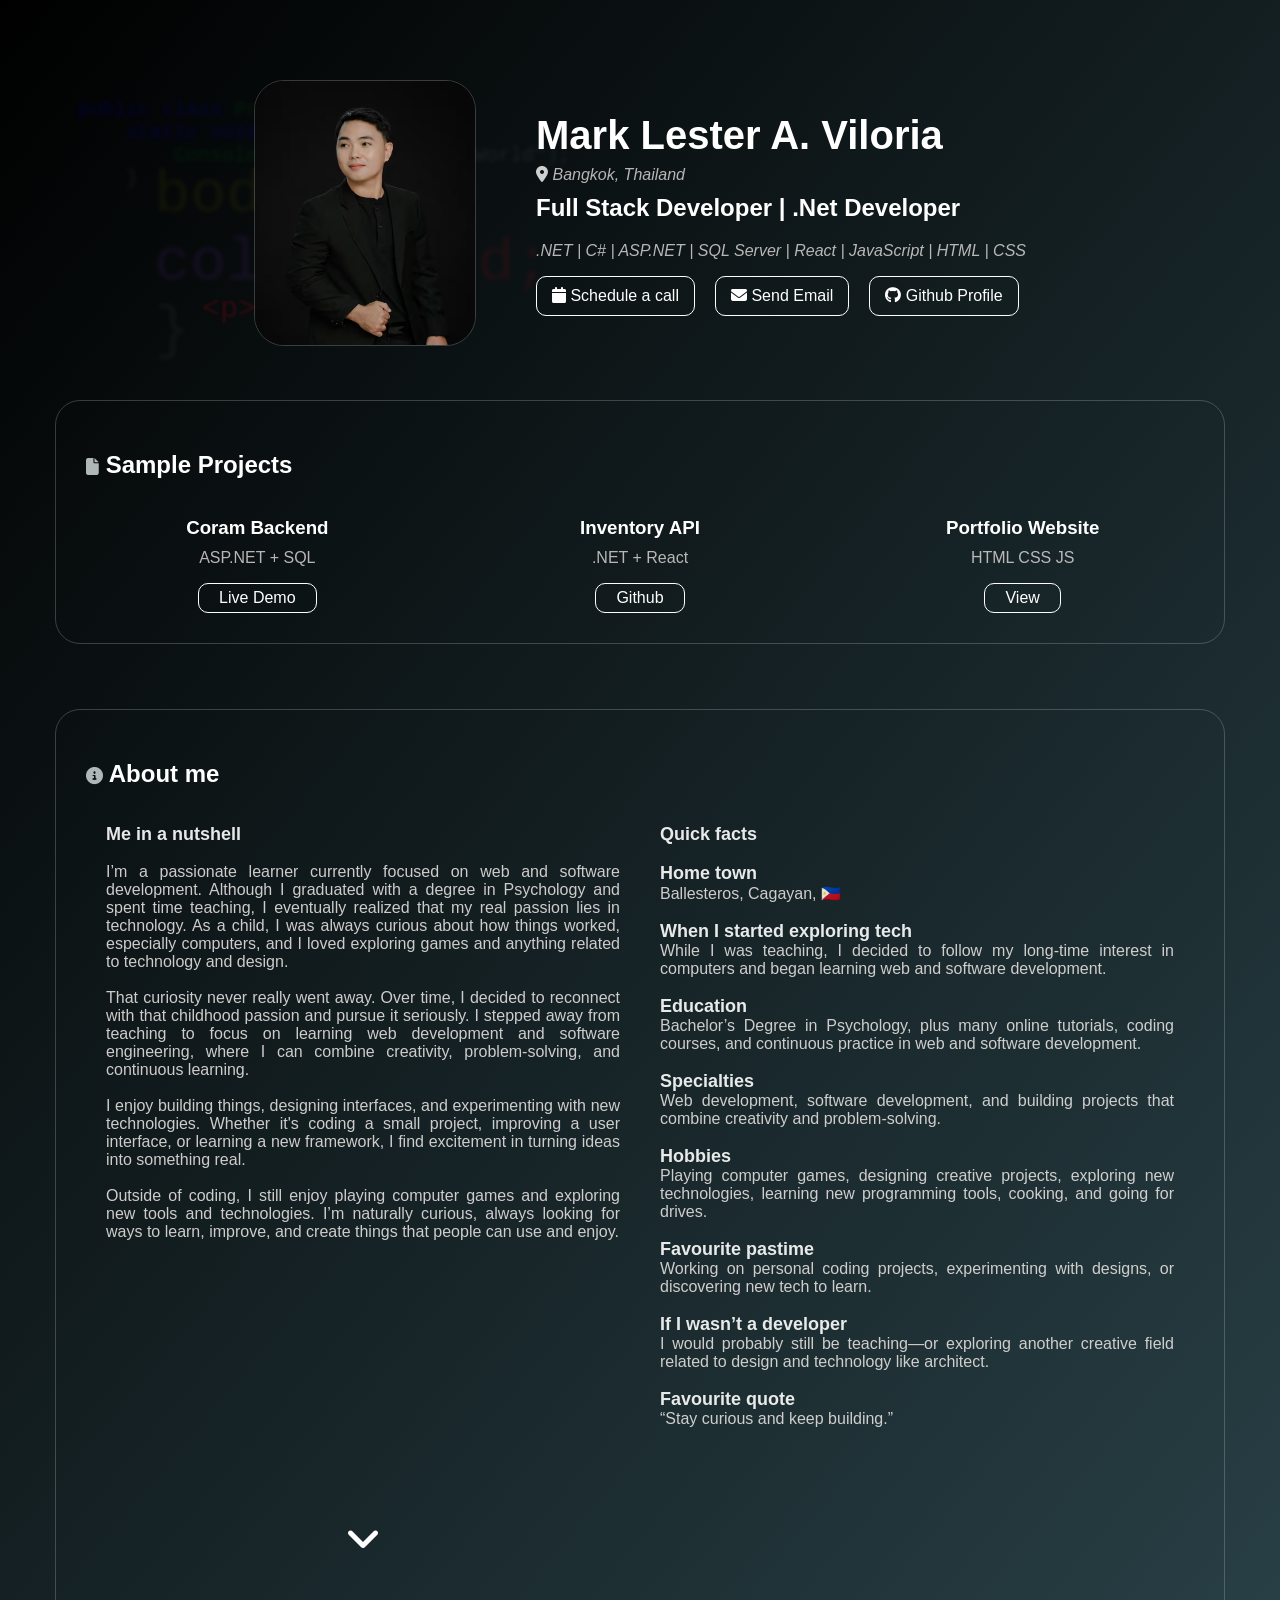
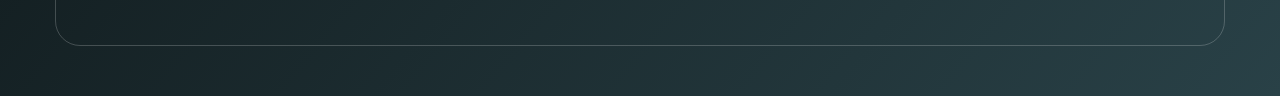
<file: index.html>
<!DOCTYPE html>
<html lang="en">

<head>
    <meta charset="UTF-8">
    <meta name="viewport" content="width=device-width, initial-scale=1.0">
    <meta property="og:type" content="website">
    <meta name="description" content="Portfolio">
    <title>Mark Lester Viloria Portfolio</title>

    <link rel="icon" href="images/1.png">
    <link rel="stylesheet" href="style.css">
    <link rel="stylesheet" href="https://cdnjs.cloudflare.com/ajax/libs/font-awesome/6.5.0/css/all.min.css">
    <link rel="preconnect" href="https://fonts.googleapis.com">
    <link rel="preconnect" href="https://fonts.gstatic.com" crossorigin>
    <link
        href="https://fonts.googleapis.com/css2?family=Alex+Brush&family=Bungee+Shade&family=Fraunces:ital,opsz,wght@0,9..144,100..900;1,9..144,100..900&family=Passion+One:wght@400;700;900&display=swap"
        rel="stylesheet">

</head>

<body>

    <section class="hero">

        <!-- HERO -->
        <div class="hero-container">

            <div class="hero-design">
                <pre>
                    <code id="css">
                        <span id="yellow">body</span> {
                        <span id="purple">color:</span> <span id="red">red;</span>
                        }
                    </code>

                    <code id="html">
                        <span>&lt;p&gt;</span>Hello!<span>&lt;/p&gt;</span>
                    </code>

                    <code id="csharp">
                        <span id="blue">public class</span> <span id="green">Program</span> {
                            <span id="blue2">static void</span> <span id="cyellow">Main</span>() {
                                <span id="green2">Console.</span><span id="cyellow2">WriteLine</span>("Hello World");
                            }
                    </code>

                </pre>
            </div>

            <div class="hero-image">
                <img src="images/profile.avif" alt="profile">
            </div>

            <div class="hero-content">

                <h1>Mark Lester A. Viloria</h1>
                <p class="location">
                    <i class="fa-solid fa-location-dot"></i>

                    <span class="map-tooltip">
                        <a href="https://maps.app.goo.gl/gUi6PAz6ZsttTnCV8" target="_blank">
                            Bangkok, Thailand
                        </a>

                        <span class="map-box">
                            <iframe src="https://www.google.com/maps?q=Bangkok,Thailand&output=embed" width="180"
                                height="160" style="border:0;" loading="lazy"
                                referrerpolicy="strict-origin-when-cross-origin">
                            </iframe>
                        </span>
                    </span>
                </p>

                <h2>Full Stack Developer | .Net Developer</h2>

                <p class="stack">
                    .NET | C# | ASP.NET | SQL Server | React | JavaScript | HTML | CSS
                </p>
                
                <div class="buttons">
                    <a href="https://calendar.google.com/calendar/u/0/r" class="btn" target="_blank"><i
                            class="fa-solid fa-calendar"></i> Schedule a call</a>
                    <a href="mailto:lesterviloria1527@gmail.com" class="btn" target="_blank"><i
                            class="fa-solid fa-envelope"></i>
                        Send Email</a>
                    <a href="https://github.com/lester2027" class="btn" target="_blank"><i
                            class="fa-brands fa-github"></i> Github
                        Profile</a>
                </div>

            </div>

        </div>

    </section>


    <!-- PROJECTS -->
    <section class="projects-container">
        <div class="projects">

            <h2><i class="fa-solid fa-file" id="project-icon"></i> Sample Projects</h2>

            <div class="project-grid">

                <div class="project-card">
                    <h3>Coram Backend</h3>
                    <p>ASP.NET + SQL</p>
                    <a href="#" class="btn-project">Live Demo</a>
                </div>

                <div class="project-card">
                    <h3>Inventory API</h3>
                    <p>.NET + React</p>
                    <a href="#" class="btn-project">Github</a>
                </div>

                <div class="project-card">
                    <h3>Portfolio Website</h3>
                    <p>HTML CSS JS</p>
                    <a href="#" class="btn-project">View</a>
                </div>

            </div>
        </div>
    </section>

    <!-- ABOUT ME -->
    <section class="aboutme-container">
        <div class="aboutme">

            <h2><i class="fa-solid fa-circle-info" id="aboutme-icon"></i> About me</h2>

            <div class="aboutme-grid">

                <div class="aboutme-col">
                    <p><strong>Me in a nutshell</strong><br>
                        <br>
                        I’m a passionate learner currently focused on web and software development. Although I graduated
                        with a degree in Psychology and spent time teaching, I eventually realized that my real passion
                        lies in technology. As a child, I was always curious about how things worked, especially
                        computers, and I loved exploring games and anything related to technology and design.<br>
                        <br>
                        That curiosity never really went away. Over time, I decided to reconnect with that childhood
                        passion and pursue it seriously. I stepped away from teaching to focus on learning web
                        development and software engineering, where I can combine creativity, problem-solving, and
                        continuous learning.
                        <br>
                        <br>
                        I enjoy building things, designing interfaces, and experimenting with new technologies. Whether
                        it's
                        coding a small project, improving a user interface, or learning a new framework, I find
                        excitement in turning ideas into something real.
                        <br>
                        <br>
                        Outside of coding, I still enjoy playing computer games and exploring new tools and
                        technologies. I’m naturally curious, always looking for ways to learn, improve, and create
                        things that people can use and enjoy.
                    </p>
                </div>

                <div class="aboutme-col">
                    <p><strong>Quick facts</strong>
                        <br>
                        <br>
                        <strong>Home town</strong>
                        <br>
                        Ballesteros, Cagayan, 🇵🇭
                        <br>
                        <br>
                        <strong>When I started exploring tech</strong>
                        <br>
                        While I was teaching, I decided to follow my long-time interest in computers and began learning
                        web and software development.
                        <br>
                        <br>
                        <strong>Education</strong>
                        <br>
                        Bachelor’s Degree in Psychology, plus many online tutorials, coding courses, and continuous
                        practice in web and software development.
                        <br>
                        <br>
                        <strong>Specialties</strong>
                        <br>
                        Web development, software development, and building projects that combine creativity and
                        problem-solving.
                        <br>
                        <br>
                        <strong>Hobbies</strong>
                        <br>
                        Playing computer games, designing creative projects, exploring new technologies, learning new
                        programming tools, cooking, and going for drives.
                        <br>
                        <br>
                        <strong>Favourite pastime</strong>
                        <br>
                        Working on personal coding projects, experimenting with designs, or discovering new tech to
                        learn.
                        <br>
                        <br>
                        <strong>If I wasn’t a developer</strong>
                        <br>
                        I would probably still be teaching—or exploring another creative field related to design and
                        technology like architect.
                        <br>
                        <br>
                        <strong>Favourite quote</strong>
                        <br>
                        “Stay curious and keep building.”
                    </p>
                </div>

                <div class="seemore-container">

                    <div class="seemore-active" id="seemore-screen">
                        <button id="seemore-btn" type="button">
                            <i class="fa-solid fa-angle-down"></i>
                        </button>
                    </div>

                    <div class="screen" id="seemore-aboutme">
                        <div class="seemore-aboutme-container">
                            <p><strong>How I got into tech</strong>
                                <br>
                                <br>
                                My interest in computers started when I was young. I spent a lot of time playing
                                computer games and exploring anything related to technology. I was always curious about
                                how things worked and enjoyed creating and designing things on the computer.
                                <br>
                                <br>
                                However, my career path didn’t immediately lead me into technology. I graduated with a
                                degree in Psychology and later became a teacher. Teaching was a meaningful experience,
                                but over time I realized that my curiosity for technology and building things had never
                                really disappeared.
                                <br>
                                <br>
                                While teaching, I started learning web development in my spare time. What began as
                                simple curiosity quickly turned into a passion. I found myself enjoying the process of
                                writing code, solving problems, and designing interfaces that bring ideas to life.
                                <br>
                                <br>
                                Eventually, I made the decision to step away from teaching and fully pursue my passion
                                for technology. Since then, I’ve been focused on learning web and software development,
                                building projects, and improving my skills every day as I work toward becoming a
                                full-stack developer.
                                <br>
                                <br>
                                For me, coding is more than just writing programs — it’s about creating, solving
                                problems, and continuously learning something new.
                            </p>
                        </div>
                    </div>

                </div>

                <!-- SEE MORE BUTTON  -->
                <!-- <div class="aboutme-seemorebtn">
                    <button onclick="toggleMore()">See more</button>
                    <div id="moreContent"></div> 
                </div>  -->

                <!-- JAVASCRIPT -->
                <!-- <div class="hidden-text">
                    <script class="hidden-text-container"> 
                        let expanded = false; 
                        function toggleMore() { 
                        const more = document.getElementById("moreContent"); 
                        if(!expanded) { 
                            more.innerHTML = 
                            ` <p><strong>How I got into tech</strong><br><br> My interest in computers started when I was young. I spent a lot of time playing computer games and exploring anything related to technology. I was always curious about how things worked and enjoyed creating and designing things on the computer. <br><br> However, my career path didn’t immediately lead me into technology. I graduated with a degree in Psychology and later became a teacher. Teaching was a meaningful experience, but over time I realized that my curiosity for technology and building things had never really disappeared. <br><br> While teaching, I started learning web development in my spare time. What began as simple curiosity quickly turned into a passion. I found myself enjoying the process of writing code, solving problems, and designing interfaces that bring ideas to life. <br><br> Eventually, I made the decision to step away from teaching and fully pursue my passion for technology. Since then, I’ve been focused on learning web and software development, building projects, and improving my skills every day as I work toward becoming a full-stack developer. <br><br> For me, coding is more than just writing programs — it’s about creating, solving problems, and continuously learning something new. </p> `; 
                        
                            expanded = true; }
                            else{ 
                                more.innerHTML = ""; 
                                expanded = false; 
                                } 
                            } 
                    </script>
                </div> -->


            </div>

        </div>

    </section>

    <script src="/script.js"></script>

</body>

</html>
</file>
<file: style.css>
body {
    background: repeating-linear-gradient(130deg, black, #294147);
    font-family: Arial, Helvetica, sans-serif;
    color: white;
    margin: 0;
    box-sizing: border-box;
}

.hero {
    padding: 80px 15%;
}

.hero-container {
    display: flex;
    align-items: center;
    justify-content: center;
    gap: 60px;
}

.hero-design {
    position: absolute;
    top: 0;
    left: 0;
    pointer-events: none;
}

#css {
    position: relative;
    top: 80px;
    left: -710px;
    font-size: 60px;
    z-index: -1;
    opacity: 0.1;
    color: #6a6c6e;
    filter: blur(2px);
}

#css #yellow {
    color: #7d8001;
}

#css #purple {
    color: #8f3be3;
}

#css #red {
    color: #d40816;
}

#html {
    position: relative;
    top: -110px;
    left: -230px;
    font-size: 30px;
    z-index: -1;
    opacity: 0.2;
    color: #6a6c6e;
    filter: blur(1px);
}

#html span {
    color: #d40816;
}

#csharp {
    position: relative;
    top: -410px;
    left: -210px;
    font-size: 20px;
    z-index: -2;
    opacity: 0.2;
    color: #6a6c6e;
    filter: blur(2px);
}

#csharp #blue {
    color: #0202e8;
}

#csharp #blue2 {
    color: #0202e8;
}

#csharp #green {
    color: #026b1b;
}

#csharp #green2 {
    color: #026b1b;
}

#csharp #cyellow {
    color: #7d8001;
}

#csharp #cyellow2 {
    color: #7d8001;
}

/* HERO TEXT-CONTENT */
.hero-image img {
    width: 220px;
    border: 1px solid rgba(255, 255, 255, 0.2);
    border-radius: 30px;
}

.hero-content h1 {
    font-size: 40px;
    font-weight: 800;
    margin: 0;
}

.map-tooltip {
    position: relative;
    cursor: pointer;
}

.map-box {
    position: absolute;
    bottom: 120%;
    left: 50%;
    transform: translateX(-50%);
    width: 180px;
    height: 160px;
    background: white;
    padding: 5px;
    border-radius: 10px;
    box-shadow: 0 5px 10px white;
    opacity: 0;
    visibility: hidden;
    transition: 0.3s;
}

.map-tooltip:hover .map-box {
    opacity: 1;
    visibility: visible;
}

.location {
    opacity: 0.8;
    margin: 8px 0;
}

.location a {
    color: #e3dfde;
    text-decoration: none;
    font-style: italic;
}

.hero-content h2 {
    margin-top: 10px;
}

.stack {
    opacity: 0.8;
    margin-bottom: 25px 0;
    color: #e3dfde;
    font-style: italic;
}

/* HERO BUTTONS */
.buttons {
    display: flex;
    gap: 20px;
}

.btn {
    border: 1px solid white;
    border-radius: 10px;
    color: white;
    text-decoration: none;
    padding: 10px 15px;
    transition: 0.3s ease-out;
}

.btn:hover {
    animation: shake 0.5s;
    background-color: white;
    color: black;
    box-shadow: 0 0 10px white;
}

/* HERO SAMPLE PROJECTS */
.projects-container {
    width: 130vh;
    display: grid;
    grid-template-columns: repeat(1, 1fr);
    margin: auto;
    margin-top: -30px;
}

.projects {
    border: 1px solid rgba(255, 255, 255, 0.2);
    border-radius: 25px;
    padding: 30px;
    transition: 1s ease;
}

#project-icon {
    font-size: 17px;
    color: #b0b8b7;
    justify-content: center;
    margin: auto;
}

.projects:hover {
    border-color: white;
    transform: scale(1.02);
    box-shadow: 0 0 10px white;
}

.project-grid {
    display: grid;
    grid-template-columns: repeat(auto-fit, minmax(200px, 1fr));
    grid-column-gap: 40px;
    grid-row-gap: 40px;
    margin-top: 20px;
}

.project-card {
    text-align: center;
}

.project-card h3 {
    margin-bottom: 5px;
}

.project-card p {
    opacity: 0.8;
    margin-top: 10px;
    color: #e3dfde;
}

.btn-project {
    border: 1px solid white;
    border-radius: 10px;
    color: white;
    text-decoration: none;
    padding: 5px 20px;
    transition: 0.3s;
    display: inline-block;
    transition: 0.3s ease-out;
}

.btn-project:hover {
    animation: shake 0.5s;
    background-color: white;
    color: black;
    box-shadow: 0 0 10px white;
}

/* ABOUT ME */
.aboutme-container {
    width: 130vh;
    display: grid;
    grid-template-columns: repeat(1, 1fr);
    margin: auto;
    margin-top: 15px;
}

.aboutme {
    margin-top: 50px;
    border: 1px solid rgba(255, 255, 255, 0.2);
    border-radius: 25px;
    padding: 30px;
    transition: 1s ease;
    margin-bottom: 50px;
}

.aboutme:hover {
    border-color: white;
    transform: scale(1.02);
    box-shadow: 0 0 10px white;
}

#aboutme-icon {
    font-size: 17px;
    color: #b0b8b7;
    justify-content: center;
    margin: auto;
}

.aboutme-grid {
    display: grid;
    grid-template-columns: repeat(2, 1fr);
    grid-column-gap: 40px;
    grid-row-gap: 40px;
    margin: 20px 20px;
}

.aboutme-col {
    text-align: justify;
}

.aboutme-col p {
    opacity: 0.9;
    color: #e3dfde;
}

.aboutme-col strong {
    font-size: 18px;
    font-weight: 10px;  
    color: white;
    opacity: none;
}

/* see more */
.seemore-container {
    background-color: transparent;
    width: 100%;
    max-width: 600px;
    overflow: hidden;
    position: relative;
}

.screen {
    display: none;
    padding: 2rem;
    text-align: center;
    max-height: 0;
    overflow: hidden;
    transition: max-height 0.5s ease;
    padding: 0 2rem;
}

.seemore-active {
    display: flex;
    justify-content: center;
    align-items: center;
    max-height: 1000px; /* enough to show content */
    padding: 2rem;
}

#seemore-screen button {
    border: none;
    background-color: transparent;
    border-radius: 10px;
    color: white;
    font-size: 40px;
    cursor: pointer;
    transition: 0.3s ease-out;
}

#seemore-screen button:hover {
    transform: scale(90%);
    background-color: transparent;
    color: #949191;
}

/* btn:hover keyframe */
@keyframes shake {
  0% { transform: translateX(0); }
  25% { transform: translateX(-4px); }
  50% { transform: translateX(4px); }
  75% { transform: translateX(-4px); }
  100% { transform: translateX(0); }
}
</file>
